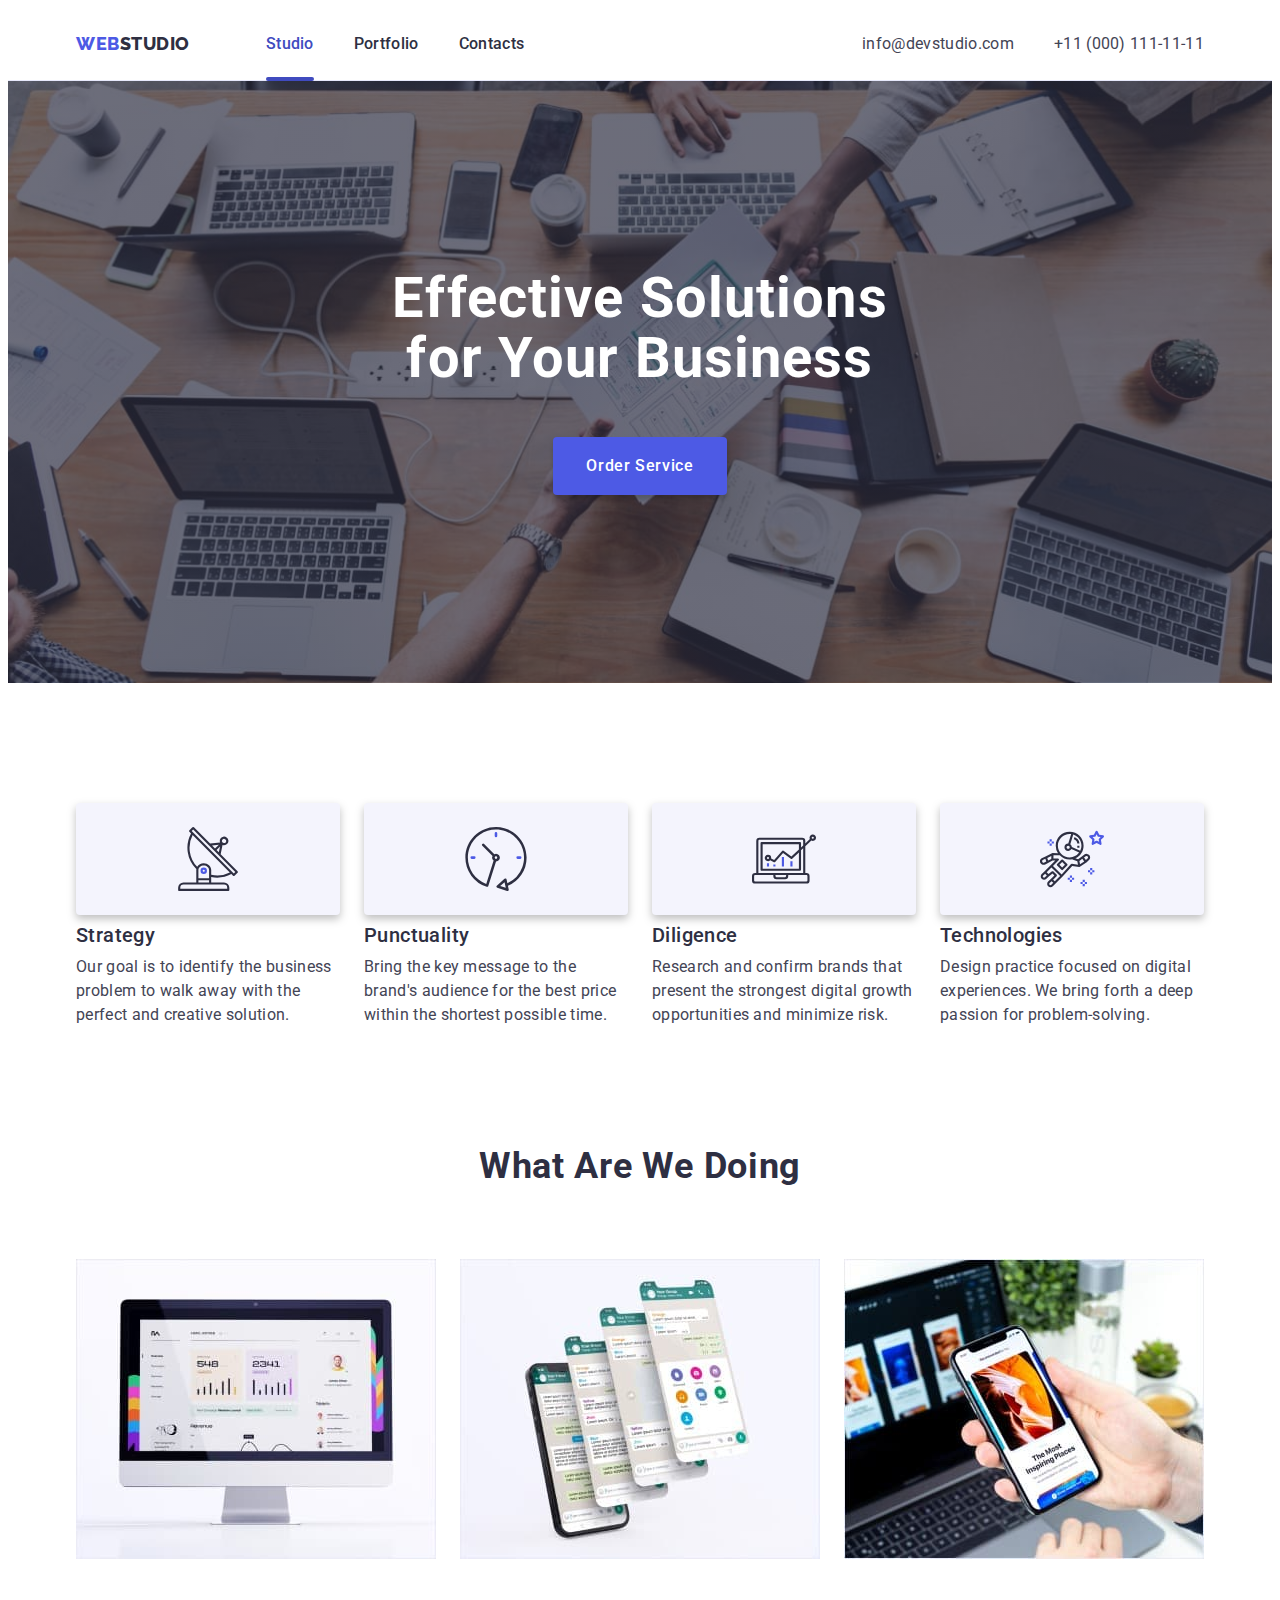
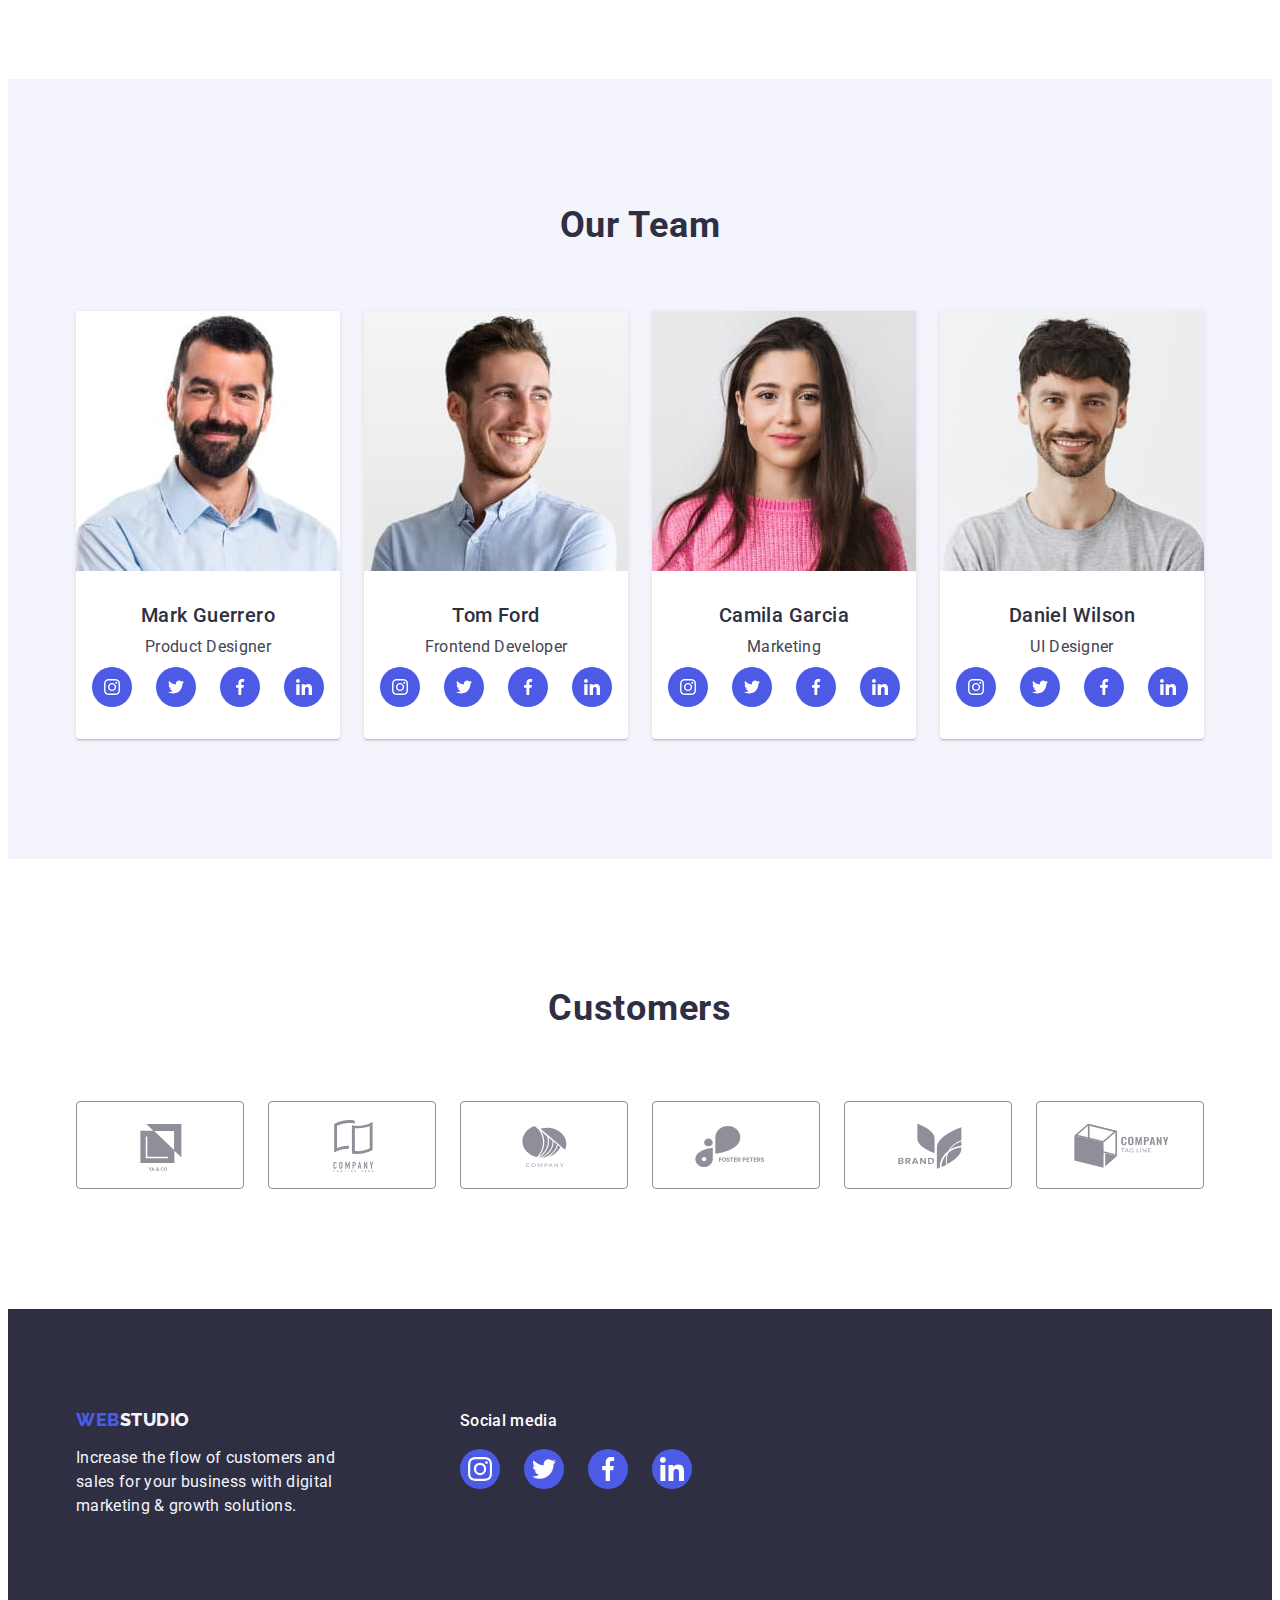
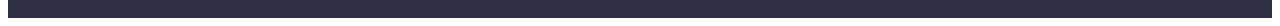
<file: index.html>
<!DOCTYPE html>
<html lang="en">
  <head>
    <meta charset="UTF-8" />
    <meta http-equiv="X-UA-Compatible" content="IE=edge" />
    <meta name="viewport" content="width=device-width, initial-scale=1.0" />
    <link rel="preconnect" href="https://fonts.googleapis.com" />
    <link rel="preconnect" href="https://fonts.gstatic.com" crossorigin />
    <link
      href="https://fonts.googleapis.com/css2?family=Raleway:wght@800&family=Roboto:wght@400;500;700;900&display=swap"
      rel="stylesheet"
    />
    <link
      rel="stylesheet"
      href="https://cdnjs.cloudflare.com/ajax/libs/modern-normalize/1.1.0/modern-normalize.min.css"
      integrity="sha512-wpPYUAdjBVSE4KJnH1VR1HeZfpl1ub8YT/NKx4PuQ5NmX2tKuGu6U/JRp5y+Y8XG2tV+wKQpNHVUX03MfMFn9Q=="
      crossorigin="anonymous"
      referrerpolicy="no-referrer"
    />
    <title>Document</title>
    <link rel="stylesheet" href="./css/styles.css" />
  </head>
  <body>
    <!-- Header -->
    <header class="header">
      <div class="container header-container">
        <!-- Nav -->
        <nav class="header-navigation main-nav">
          <a class="header-logo link" href="./index.html"
            >Web<span class="header-logo-icon">Studio</span></a
          >
          <ul class="header-list list">
            <li class="header-item">
              <a class="header-link link active-menu" href="./index.html"
                >Studio</a
              >
            </li>
            <li class="header-item">
              <a class="header-link link" href="./portfolio.html">Portfolio</a>
            </li>
            <li class="header-item">
              <a class="header-link link" href="">Contacts</a>
            </li>
          </ul>
        </nav>
        <!-- Menu nav -->
        <address class="address">
          <ul class="address-list list">
            <li class="item">
              <a class="address-item link" href="mailto:info@devstudio.com"
                >info@devstudio.com</a
              >
            </li>
            <li class="item">
              <a class="address-item link" href="tel:+110001111111"
                >+11 (000) 111-11-11</a
              >
            </li>
          </ul>
        </address>
      </div>
    </header>
    <!-- Main -->
    <main class="main">
      <!-- section hero 1 -->
      <section class="hero">
        <div class="container-hero">
          <h1 class="section-hero-text">
            Effective Solutions for Your Business
          </h1>
          <button class="button hero-btn" data-modal-open type="button">
            Order Service
          </button>
        </div>
      </section>
      <!-- section2 -->
      <section class="feature">
        <div class="container">
          <h2 class="feature-subject" hidden></h2>
          <ul class="company-list list flex">
            <li class="company-item">
              <div class="company-item-box">
                <svg class="company-icon" width="64" height="64">
                  <use href="./images/icons.svg#icon-antenna"></use>
                </svg>
              </div>
              <h3 class="feature-title">Strategy</h3>
              <p class="feature-text">
                Our goal is to identify the business problem to walk away with
                the perfect and creative solution.
              </p>
            </li>
            <li class="company-item">
              <div class="company-item-box">
                <svg class="company-icon" width="64" height="64">
                  <use href="./images/icons.svg#icon-clock"></use>
                </svg>
              </div>
              <h3 class="feature-title">Punctuality</h3>
              <p class="feature-text">
                Bring the key message to the brand's audience for the best price
                within the shortest possible time.
              </p>
            </li>
            <li class="company-item">
              <div class="company-item-box">
                <svg class="company-icon" width="64" height="64">
                  <use href="./images/icons.svg#icon-diagram"></use>
                </svg>
              </div>
              <h3 class="feature-title">Diligence</h3>
              <p class="feature-text">
                Research and confirm brands that present the strongest digital
                growth opportunities and minimize risk.
              </p>
            </li>
            <li class="company-item">
              <div class="company-item-box">
                <svg class="company-icon" width="64" height="64">
                  <use href="./images/icons.svg#icon-astronaut"></use>
                </svg>
              </div>
              <h3 class="feature-title">Technologies</h3>
              <p class="feature-text">
                Design practice focused on digital experiences. We bring forth a
                deep passion for problem-solving.
              </p>
            </li>
          </ul>
        </div>
      </section>
      <!-- section3 -->
      <section class="heading">
        <div class="container">
          <h2 class="heading-title">What are we doing</h2>
          <ul class="heading-list list flex">
            <li class="heading-item">
              <img
                src="./images/img1.jpg"
                alt="monitor"
                width="360"
                height="300"
              />
            </li>
            <li class="heading-item">
              <img
                src="./images/img2.jpg"
                alt="gadgets"
                width="360"
                height="300"
              />
            </li>
            <li class="heading-item">
              <img
                src="./images/img3.jpg"
                alt="phone in hand"
                width="360"
                height="300"
              />
            </li>
          </ul>
        </div>
      </section>
      <!-- section4 -->
      <section class="team">
        <div class="container">
          <h2 class="team-title">Our Team</h2>
          <ul class="team-list list flex">
            <li class="team-item">
              <img
                class="img"
                src="./images/mark.jpg"
                alt="Mark Guerrero Product Designer"
                width="264"
                height="260"
              />
              <div class="container-team">
                <h3 class="team-card">Mark Guerrero</h3>
                <p class="team-text">Product Designer</p>
                <ul class="team-icons-box list flex">
                  <li class="team-icons-item">
                    <a class="team-icons-button link" href>
                      <svg class="team-icons" width="16" height="16">
                        <use href="./images/icons.svg#icon-instagram"></use>
                      </svg>
                    </a>
                  </li>
                  <li class="team-icons-item">
                    <a class="team-icons-button link" href>
                      <svg class="team-icons" width="16" height="16">
                        <use href="./images/icons.svg#icon-twitter"></use>
                      </svg>
                    </a>
                  </li>
                  <li class="team-icons-item">
                    <a class="team-icons-button link" href>
                      <svg class="team-icons" width="16" height="16">
                        <use href="./images/icons.svg#icon-facebook"></use>
                      </svg>
                    </a>
                  </li>
                  <li class="team-icons-item">
                    <a class="team-icons-button link" href>
                      <svg class="team-icons" width="16" height="16">
                        <use href="./images/icons.svg#icon-linkedin"></use>
                      </svg>
                    </a>
                  </li>
                </ul>
              </div>
            </li>
            <li class="team-item">
              <img
                class="img"
                src="./images/tom.jpg"
                alt="Tom Ford Frontend Developer"
                width="264"
                height="260"
              />
              <div class="container-team">
                <h3 class="team-card">Tom Ford</h3>
                <p class="team-text">Frontend Developer</p>
                <ul class="team-icons-box list flex">
                  <li class="team-icons-item">
                    <a class="team-icons-button link" href>
                      <svg class="team-icons" width="16" height="16">
                        <use href="./images/icons.svg#icon-instagram"></use>
                      </svg>
                    </a>
                  </li>
                  <li class="team-icons-item">
                    <a class="team-icons-button link" href>
                      <svg class="team-icons" width="16" height="16">
                        <use href="./images/icons.svg#icon-twitter"></use>
                      </svg>
                    </a>
                  </li>
                  <li class="team-icons-item">
                    <a class="team-icons-button link" href>
                      <svg class="team-icons" width="16" height="16">
                        <use href="./images/icons.svg#icon-facebook"></use>
                      </svg>
                    </a>
                  </li>
                  <li class="team-icons-item">
                    <a class="team-icons-button link" href>
                      <svg class="team-icons" width="16" height="16">
                        <use href="./images/icons.svg#icon-linkedin"></use>
                      </svg>
                    </a>
                  </li>
                </ul>
              </div>
            </li>
            <li class="team-item">
              <img
                class="img"
                src="./images/camila.jpg"
                alt="Camila Garcia Marketing"
                width="264"
                height="260"
              />
              <div class="container-team">
                <h3 class="team-card">Camila Garcia</h3>
                <p class="team-text">Marketing</p>
                <ul class="team-icons-box list flex">
                  <li class="team-icons-item">
                    <a class="team-icons-button link" href>
                      <svg class="team-icons" width="16" height="16">
                        <use href="./images/icons.svg#icon-instagram"></use>
                      </svg>
                    </a>
                  </li>
                  <li class="team-icons-item">
                    <a class="team-icons-button link" href>
                      <svg class="team-icons" width="16" height="16">
                        <use href="./images/icons.svg#icon-twitter"></use>
                      </svg>
                    </a>
                  </li>
                  <li class="team-icons-item">
                    <a class="team-icons-button link" href>
                      <svg class="team-icons" width="16" height="16">
                        <use href="./images/icons.svg#icon-facebook"></use>
                      </svg>
                    </a>
                  </li>
                  <li class="team-icons-item">
                    <a class="team-icons-button link" href>
                      <svg class="team-icons" width="16" height="16">
                        <use href="./images/icons.svg#icon-linkedin"></use>
                      </svg>
                    </a>
                  </li>
                </ul>
              </div>
            </li>
            <li class="team-item">
              <img
                class="img"
                src="./images/daniel.jpg"
                alt="Daniel Wilson UI Designer"
                width="264"
                height="260"
              />
              <div class="container-team">
                <h3 class="team-card">Daniel Wilson</h3>
                <p class="team-text">UI Designer</p>
                <ul class="team-icons-box list flex">
                  <li class="team-icons-item">
                    <a class="team-icons-button link" href>
                      <svg class="team-icons" width="16" height="16">
                        <use href="./images/icons.svg#icon-instagram"></use>
                      </svg>
                    </a>
                  </li>
                  <li class="team-icons-item">
                    <a class="team-icons-button link" href>
                      <svg class="team-icons" width="16" height="16">
                        <use href="./images/icons.svg#icon-twitter"></use>
                      </svg>
                    </a>
                  </li>
                  <li class="team-icons-item">
                    <a class="team-icons-button link" href>
                      <svg class="team-icons" width="16" height="16">
                        <use href="./images/icons.svg#icon-facebook"></use>
                      </svg>
                    </a>
                  </li>
                  <li class="team-icons-item">
                    <a class="team-icons-button link" href>
                      <svg class="team-icons" width="16" height="16">
                        <use href="./images/icons.svg#icon-linkedin"></use>
                      </svg>
                    </a>
                  </li>
                </ul>
              </div>
            </li>
          </ul>
        </div>
      </section>
      <section class="customers">
        <div class="container">
          <h2 class="customers-title">Customers</h2>
          <ul class="customers-list list flex">
            <li class="customers-item">
              <a class="customers-item-box link" href>
                <svg class="customers-icon" width="104" height="56">
                  <use href="./images/icons.svg#icon-logo1"></use>
                </svg>
              </a>
            </li>
            <li class="customers-item">
              <a class="customers-item-box link" href>
                <svg class="customers-icon" width="104" height="56">
                  <use href="./images/icons.svg#icon-logo2"></use>
                </svg>
              </a>
            </li>
            <li class="customers-item">
              <a class="customers-item-box link" href>
                <svg class="customers-icon" width="104" height="56">
                  <use href="./images/icons.svg#icon-logo3"></use>
                </svg>
              </a>
            </li>
            <li class="customers-item">
              <a class="customers-item-box link" href>
                <svg class="customers-icon" width="104" height="56">
                  <use href="./images/icons.svg#icon-logo4"></use>
                </svg>
              </a>
            </li>
            <li class="customers-item">
              <a class="customers-item-box link" href>
                <svg class="customers-icon" width="104" height="56">
                  <use href="./images/icons.svg#icon-logo5"></use>
                </svg>
              </a>
            </li>
            <li class="customers-item">
              <a class="customers-item-box link" href>
                <svg class="customers-icon" width="104" height="56">
                  <use href="./images/icons.svg#icon-logo6"></use>
                </svg>
              </a>
            </li>
          </ul>
        </div>
      </section>
    </main>
    <!-- Footer -->
    <footer class="footer">
      <div class="footer-container container">
        <div class="logo-container">
          <a class="footer-logo link" href="./index.html"
            >Web<span class="footer-logo-icon">Studio</span></a
          >
          <p class="footer-text">
            Increase the flow of customers and sales for your business with
            digital marketing & growth solutions.
          </p>
        </div>
        <div class="footer-social">
          <p class="social-media">Social media</p>
          <ul class="footer-icons-box list flex">
            <li class="footer-icons-item">
              <a class="footer-icons-button link" href>
                <svg class="team-icons" width="24" height="24">
                  <use href="./images/icons.svg#icon-instagram"></use>
                </svg>
              </a>
            </li>
            <li class="footer-icons-item">
              <a class="footer-icons-button link" href>
                <svg class="team-icons" width="24" height="24">
                  <use href="./images/icons.svg#icon-twitter"></use>
                </svg>
              </a>
            </li>
            <li class="footer-icons-item">
              <a class="footer-icons-button link" href>
                <svg class="team-icons" width="24" height="24">
                  <use href="./images/icons.svg#icon-facebook"></use>
                </svg>
              </a>
            </li>
            <li class="footer-icons-item">
              <a class="footer-icons-button link" href>
                <svg class="team-icons" width="24" height="24">
                  <use href="./images/icons.svg#icon-linkedin"></use>
                </svg>
              </a>
            </li>
          </ul>
        </div>
      </div>
    </footer>
    <div class="backdrop is-hidden" data-modal>
      <div class="modal">
        <button class="modal-close-btn" type="button" data-modal-close>
          <svg class="close-icons" width="8" height="8">
            <use href="./images/icons.svg#icon-close-modal"></use>
          </svg>
        </button>
      </div>
    </div>
    <script src="./js/modal.js"></script>
  </body>
</html>
</file>
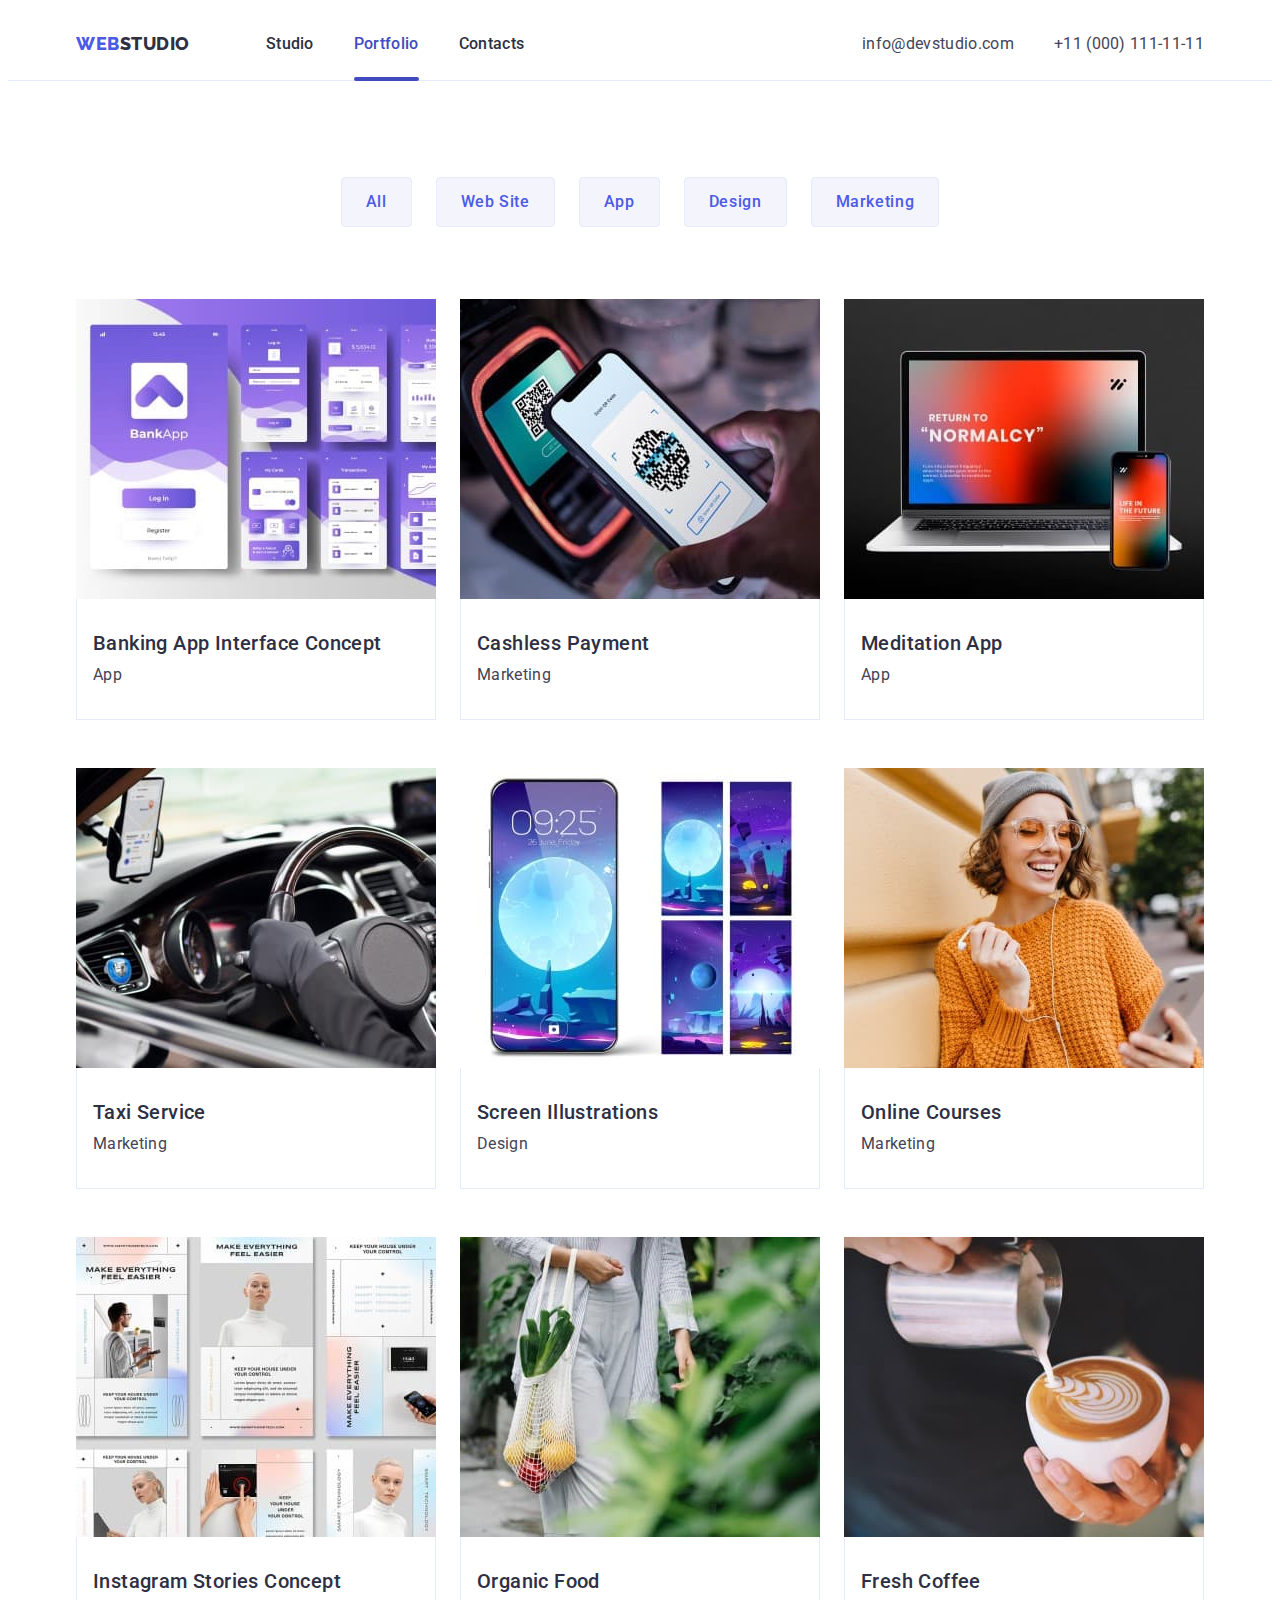
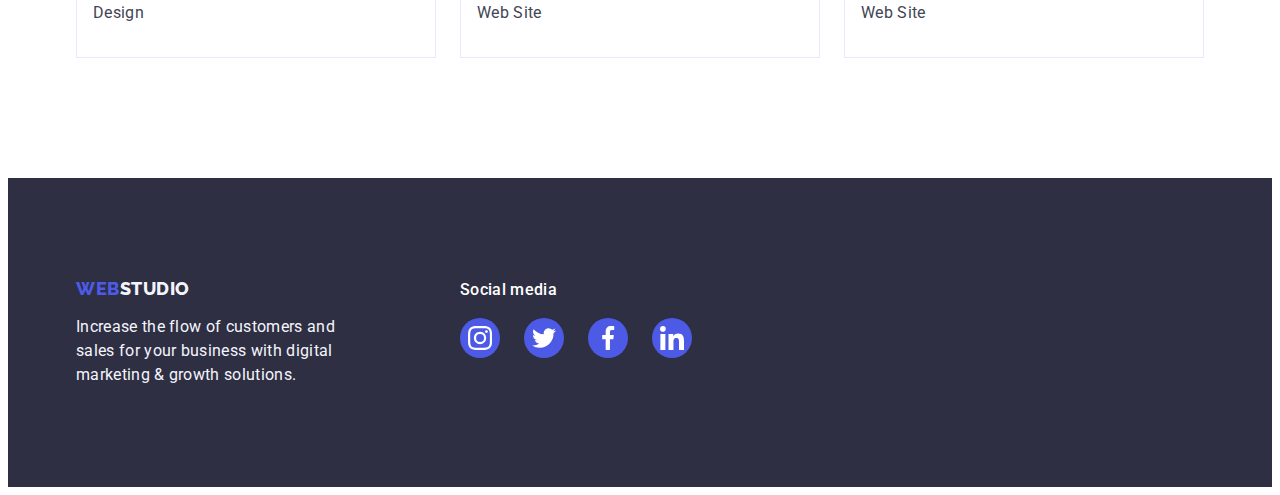
<file: portfolio.html>
<!DOCTYPE html>
<html lang="en">
  <head>
    <meta charset="UTF-8" />
    <meta http-equiv="X-UA-Compatible" content="IE=edge" />
    <meta name="viewport" content="width=device-width, initial-scale=1.0" />
    <link rel="preconnect" href="https://fonts.googleapis.com" />
    <link rel="preconnect" href="https://fonts.gstatic.com" crossorigin />
    <link
      href="https://fonts.googleapis.com/css2?family=Raleway:wght@800&family=Roboto:wght@400;500;700;900&display=swap"
      rel="stylesheet"
    />
    <link
      rel="stylesheet"
      href="https://cdnjs.cloudflare.com/ajax/libs/modern-normalize/1.1.0/modern-normalize.min.css"
      integrity="sha512-wpPYUAdjBVSE4KJnH1VR1HeZfpl1ub8YT/NKx4PuQ5NmX2tKuGu6U/JRp5y+Y8XG2tV+wKQpNHVUX03MfMFn9Q=="
      crossorigin="anonymous"
      referrerpolicy="no-referrer"
    />
    <title>Document</title>
    <link rel="stylesheet" href="./css/styles.css" />
  </head>
  <body>
    <!-- Header -->
    <header class="header">
      <div class="container header-container">
        <!-- Nav -->
        <nav class="header-navigation main-nav">
          <a class="header-logo link" href="./index.html"
            >Web<span class="header-logo-icon">Studio</span></a
          >
          <ul class="header-list list">
            <li class="header-item">
              <a class="header-link link" href="./index.html">Studio</a>
            </li>
            <li class="header-item">
              <a class="header-link link active-menu" href="./portfolio.html"
                >Portfolio</a
              >
            </li>
            <li class="header-item">
              <a class="header-link link" href="">Contacts</a>
            </li>
          </ul>
        </nav>
        <!-- Menu nav -->
        <address class="address">
          <ul class="address-list list">
            <li class="item">
              <a class="address-item link" href="mailto:info@devstudio.com"
                >info@devstudio.com</a
              >
            </li>
            <li class="item">
              <a class="address-item link" href="tel:+110001111111"
                >+11 (000) 111-11-11</a
              >
            </li>
          </ul>
        </address>
      </div>
    </header>
    <!-- Main -->
    <main class="main">
      <!-- section -->
      <section class="filter">
        <div class="container">
          <h1 hidden>heading-hidden</h1>
          <ul class="filter-list list flex">
            <li class="filter-item">
              <button type="button" class="btn btn-one">All</button>
            </li>
            <li class="filter-item">
              <button type="button" class="btn btn-two">Web Site</button>
            </li>
            <li class="filter-item">
              <button type="button" class="btn btn-three">App</button>
            </li>
            <li class="filter-item">
              <button type="button" class="btn btn-four">Design</button>
            </li>
            <li class="filter-item">
              <button type="button" class="btn btn-five">Marketing</button>
            </li>
          </ul>
          <ul class="row-list list flex">
            <li class="row-item link">
              <a class="img-row link" href="">
                <div class="card-content-cover">
                  <img
                    src="./images/banking.jpg"
                    alt="registration on bank app"
                    width="360"
                    height="300"
                  />
                  <p class="card-content">
                    14 Stylish and User-Friendly App Design Concepts · Task
                    Manager App · Calorie Tracker App · Exotic Fruit Ecommerce
                    App · Cloud Storage App
                  </p>
                </div>
                <div class="container-row">
                  <h2 class="feature-title">Banking App Interface Concept</h2>
                  <p class="feature-text">App</p>
                </div>
              </a>
            </li>
            <li class="row-item link">
              <a class="img-row link" href="">
                <div class="card-content-cover">
                  <img
                    src="./images/cashless.jpg"
                    alt="smartphone and terminal"
                    width="360"
                    height="300"
                  />
                  <p class="card-content">
                    14 Stylish and User-Friendly App Design Concepts · Task
                    Manager App · Calorie Tracker App · Exotic Fruit Ecommerce
                    App · Cloud Storage App
                  </p>
                </div>
                <div class="container-row">
                  <h2 class="feature-title">Cashless Payment</h2>
                  <p class="feature-text">Marketing</p>
                </div></a
              >
            </li>
            <li class="row-item link">
              <a class="img-row link" href="">
                <div class="card-content-cover">
                  <img
                    src="./images/meditation.jpg"
                    alt="laptop and smartphone"
                    width="360"
                    height="300"
                  />
                  <p class="card-content">
                    14 Stylish and User-Friendly App Design Concepts · Task
                    Manager App · Calorie Tracker App · Exotic Fruit Ecommerce
                    App · Cloud Storage App
                  </p>
                </div>
                <div class="container-row">
                  <h2 class="feature-title">Meditation App</h2>
                  <p class="feature-text">App</p>
                </div></a
              >
            </li>
            <li class="row-item link">
              <a class="img-row link" href="">
                <div class="card-content-cover">
                  <img
                    src="./images/taxi.jpg"
                    alt="smartphone in the car cabin"
                    width="360"
                    height="300"
                  />
                  <p class="card-content">
                    14 Stylish and User-Friendly App Design Concepts · Task
                    Manager App · Calorie Tracker App · Exotic Fruit Ecommerce
                    App · Cloud Storage App
                  </p>
                </div>
                <div class="container-row">
                  <h2 class="feature-title">Taxi Service</h2>
                  <p class="feature-text">Marketing</p>
                </div></a
              >
            </li>
            <li class="row-item link">
              <a class="img-row link" href="">
                <div class="card-content-cover">
                  <img
                    src="./images/screen.jpg"
                    alt="illustration of screens in a smartphone"
                    width="360"
                    height="300"
                  />
                  <p class="card-content">
                    14 Stylish and User-Friendly App Design Concepts · Task
                    Manager App · Calorie Tracker App · Exotic Fruit Ecommerce
                    App · Cloud Storage App
                  </p>
                </div>
                <div class="container-row">
                  <h2 class="feature-title">Screen Illustrations</h2>
                  <p class="feature-text">Design</p>
                </div></a
              >
            </li>
            <li class="row-item link">
              <a class="img-row link" href="">
                <div class="card-content-cover">
                  <img
                    src="./images/online.jpg"
                    alt="the girl looks at the smartphone"
                    width="360"
                    height="300"
                  />
                  <p class="card-content">
                    14 Stylish and User-Friendly App Design Concepts · Task
                    Manager App · Calorie Tracker App · Exotic Fruit Ecommerce
                    App · Cloud Storage App
                  </p>
                </div>
                <div class="container-row">
                  <h2 class="feature-title">Online Courses</h2>
                  <p class="feature-text">Marketing</p>
                </div></a
              >
            </li>
            <li class="row-item link">
              <a class="img-row link" href="">
                <div class="card-content-cover">
                  <img
                    src="./images/instagram.jpg"
                    alt="concept image on instagram"
                    width="360"
                    height="300"
                  />
                  <p class="card-content">
                    14 Stylish and User-Friendly App Design Concepts · Task
                    Manager App · Calorie Tracker App · Exotic Fruit Ecommerce
                    App · Cloud Storage App
                  </p>
                </div>
                <div class="container-row">
                  <h2 class="feature-title">Instagram Stories Concept</h2>
                  <p class="feature-text">Design</p>
                </div></a
              >
            </li>
            <li class="row-item link">
              <a class="img-row link" href="">
                <div class="card-content-cover">
                  <img
                    src="./images/organic.jpg"
                    alt="the girl holds natural organic products in her hands"
                    width="360"
                    height="300"
                  />
                  <p class="card-content">
                    14 Stylish and User-Friendly App Design Concepts · Task
                    Manager App · Calorie Tracker App · Exotic Fruit Ecommerce
                    App · Cloud Storage App
                  </p>
                </div>
                <div class="container-row">
                  <h2 class="feature-title">Organic Food</h2>
                  <p class="feature-text">Web Site</p>
                </div></a
              >
            </li>
            <li class="row-item link">
              <a class="img-row link" href="">
                <div class="card-content-cover">
                  <img
                    src="./images/fresh.jpg"
                    alt="pours coffee into a cup"
                    width="360"
                    height="300"
                  />
                  <p class="card-content">
                    14 Stylish and User-Friendly App Design Concepts · Task
                    Manager App · Calorie Tracker App · Exotic Fruit Ecommerce
                    App · Cloud Storage App
                  </p>
                </div>
                <div class="container-row">
                  <h2 class="feature-title">Fresh Coffee</h2>
                  <p class="feature-text">Web Site</p>
                </div></a
              >
            </li>
          </ul>
        </div>
      </section>
    </main>
    <!-- Footer -->
    <footer class="footer">
      <div class="footer-container container">
        <div class="logo-container">
          <a class="footer-logo link" href="./index.html"
            >Web<span class="footer-logo-icon">Studio</span></a
          >
          <p class="footer-text">
            Increase the flow of customers and sales for your business with
            digital marketing & growth solutions.
          </p>
        </div>
        <div class="footer-social">
          <p class="social-media">Social media</p>
          <ul class="footer-icons-box list flex">
            <li class="footer-icons-item">
              <a class="footer-icons-button link" href>
                <svg class="team-icons" width="24" height="24">
                  <use href="./images/icons.svg#icon-instagram"></use>
                </svg>
              </a>
            </li>
            <li class="footer-icons-item">
              <a class="footer-icons-button link" href>
                <svg class="team-icons" width="24" height="24">
                  <use href="./images/icons.svg#icon-twitter"></use>
                </svg>
              </a>
            </li>
            <li class="footer-icons-item">
              <a class="footer-icons-button link" href>
                <svg class="team-icons" width="24" height="24">
                  <use href="./images/icons.svg#icon-facebook"></use>
                </svg>
              </a>
            </li>
            <li class="footer-icons-item">
              <a class="footer-icons-button link" href>
                <svg class="team-icons" width="24" height="24">
                  <use href="./images/icons.svg#icon-linkedin"></use>
                </svg>
              </a>
            </li>
          </ul>
        </div>
      </div>
    </footer>
  </body>
</html>
</file>
<file: css/styles.css>
:root {
  --second-font: 'Raleway', sans-serif;
  --background-color: #ffffff;
  --main-title-color: #434455;
  --second-title-color: #2e2f42;
  --header-logo-color: #4d5ae5;
  --hover-focus-header: #404bbf;
  --background-hero: #2e2f42;
  --hero-text-color: #ffffff;
  --order-btn-color: #ffffff;
  --order-background-color: #4d5ae5;
  --hover-focus-order-color: #ffffff;
  --hover-focus-order-background: #404bbf;
  --filter-btn-color: #4d5ae5;
  --filter-background-color: #f4f4fd;
  --filter-btn-border: #e7e9fc;
  --hover-focus-filter-color: #ffffff;
  --hover-focus-filter-background: #404bbf;
  --team-background-color: #f4f4fd;
  --team-item-background-color: #ffffff;
  --footer-logo-color: #f4f4fd;
  --footer-text-color: #f4f4fd;
}

body {
  font-family: 'Roboto', sans-serif;
  background-color: var(--background-color);
  color: var(--main-title-color);
}
* {
  box-sizing: border-box;
}

::before,
::after {
  box-sizing: border-box;
}

.list {
  padding: 0;
  margin: 0;
  list-style: none;
}

.link {
  text-decoration: none;
}

h1,
h2,
h3,
h4,
h5,
h6,
p,
ul {
  margin-top: 0;
  margin-bottom: 0;
}

.flex {
  display: flex;
  gap: 24px;
}

.container {
  margin-left: auto;
  margin-right: auto;
  padding-left: 15px;
  padding-right: 15px;
  width: 1158px;
}

box-shadow: {
  box-shadow: 0px 2px 1px rgba(46, 47, 66, 0.08),
    0px 1px 1px rgba(46, 47, 66, 0.16), 0px 1px 6px rgba(46, 47, 66, 0.08);
}

.header-container {
  display: flex;
  align-items: center;
}

/* Header */

.header-logo {
  font-family: var(--second-font);
  font-weight: 800;
  font-size: 18px;
  line-height: 1.17;
  display: flex;
  align-items: center;
  letter-spacing: 0.03em;
  text-transform: uppercase;
  color: var(--header-logo-color);
  padding-top: 24px;
  padding-bottom: 24px;
}

.header {
  border-bottom: 1px solid #e7e9fc;
}

.header-logo-icon {
  font-family: var(--second-font);
  font-weight: 800;
  font-size: 18px;
  line-height: 1.17;
  display: flex;
  align-items: center;
  letter-spacing: 0.03em;
  text-transform: uppercase;
  color: var(--second-title-color);
}

.header-list {
  display: flex;
  margin-left: 76px;
}

.header-list .header-item:not(:last-child) {
  margin-right: 40px;
}

.header-link {
  display: block;
  padding-top: 24px;
  padding-bottom: 24px;
  font-weight: 500;
  font-size: 16px;
  line-height: 1.5;
  letter-spacing: 0.02em;
  color: var(--second-title-color);

  transition-property: background-color;
  transition-duration: 250ms;
  transition-timing-function: cubic-bezier(0.4, 0, 0.2, 1);
}

.header-link:hover,
.header-link:focus {
  color: var(--hover-focus-header);
}

.active-menu {
  color: var(--hover-focus-header);
  position: relative;
}

.active-menu::after {
  position: absolute;
  content: '';
  display: block;
  width: 100%;
  height: 4px;
  bottom: -1px;
  border-radius: 2px;
  background-color: var(--hover-focus-header);
}

.main-nav {
  display: flex;
}

.address {
  font-style: normal;
  text-decoration: none;
  margin-left: auto;
}

.address-list {
  display: flex;
}

.address-list .item + .item {
  margin-left: 40px;
}

.address-item {
  font-size: 16px;
  line-height: 1.5;
  letter-spacing: 0.02em;
  color: var(--main-title-color);
  padding-top: 24px;
  padding-bottom: 24px;

  transition-property: background-color;
  transition-duration: 250ms;
  transition-timing-function: cubic-bezier(0.4, 0, 0.2, 1);
}

.address-item:hover,
.address-item:focus {
  color: var(--hover-focus-header);
}

.hero {
  max-width: 1440px;
  margin-right: auto;
  margin-left: auto;
  text-align: center;
  background-color: var(--background-hero);
  padding-top: 188px;
  padding-bottom: 188px;
  background-image: linear-gradient(
      to right,
      rgba(46, 47, 66, 0.7),
      rgba(46, 47, 66, 0.7)
    ),
    url(../images/people-office.jpg);
  background-repeat: no-repeat;
  background-position: center;
  background-size: cover;
}

.section-hero-text {
  margin-top: 0;
  margin-bottom: 48px;
  margin-right: auto;
  margin-left: auto;
  width: 496px;
  font-size: 56px;
  line-height: 1.07;
  letter-spacing: 0.02em;
  color: var(--hero-text-color);
  text-align: center;
}

/* Button */

.button {
  font-family: inherit;
  font-weight: 500;
  font-size: 16px;
  line-height: 1.5;
  letter-spacing: 0.04em;
  align-items: center;
  border: none;
  cursor: pointer;
  text-align: center;
  display: inline-block;

  transition-property: background-color;
  transition-duration: 250ms;
  transition-timing-function: cubic-bezier(0.4, 0, 0.2, 1);
}

.hero-btn {
  color: var(--order-btn-color);
  background-color: var(--order-background-color);
  padding: 16px 32px;
  min-width: 169px;
  border: 1px solid transparent;
  box-shadow: 0px 4px 4px rgba(0, 0, 0, 0.15);
  border-radius: 4px;
}

.hero-btn:hover,
.hero-btn:focus {
  color: var(--hover-focus-order-color);
  background-color: var(--hover-focus-order-background);
}

.filter {
  padding-top: 96px;
  padding-bottom: 120px;
}

.filter-list {
  margin-bottom: 72px;
  justify-content: center;
}

.btn {
  border-radius: 4px;
  font-family: inherit;
  font-weight: 500;
  font-size: 16px;
  line-height: 1.5;
  letter-spacing: 0.04em;
  align-items: center;
  border: none;
  cursor: pointer;
  text-align: center;
  display: inline-block;
  color: var(--filter-btn-color);
  background-color: var(--filter-background-color);
  padding: 12px 24px;
  border: 1px solid var(--filter-btn-border);
  margin-top: 0;

  transition-property: background-color;
  transition-duration: 250ms;
  transition-timing-function: cubic-bezier(0.4, 0, 0.2, 1);
}

.btn.btn-one {
  min-width: 69px;
}

.btn-two {
  min-width: 116px;
}

.btn-three {
  min-width: 78px;
}

.btn-four {
  min-width: 101px;
}

.btn-five {
  min-width: 126px;
}

.btn:hover,
.btn:focus {
  color: var(--hover-focus-filter-color);
  background-color: var(--hover-focus-filter-background);
  border: 1px solid transparent;
  box-shadow: 0px 4px 4px rgba(0, 0, 0, 0.25);
}

/* Section Page Studio and Portfolio */

.feature {
  padding-top: 120px;
}

.company-list {
  display: flex;
  align-items: flex-start;
}

.company-item {
}

.company-item-box {
  display: flex;
  align-items: center;
  justify-content: center;
  width: 264px;
  height: 112px;
  background: #f4f4fd;
  border-radius: 4px;
  margin-top: 0;
  margin-bottom: 8px;
  background-size: contain;
  background-repeat: no-repeat;
  background-position: center;
  filter: drop-shadow(0px 4px 4px rgba(0, 0, 0, 0.25));
}

.feature-subject {
  margin-top: 0;
  text-align: center;
}
.feature-title {
  font-weight: 500;
  font-size: 20px;
  line-height: 1.2;
  letter-spacing: 0.02em;
  color: var(--second-title-color);
  margin-top: 0;
  margin-bottom: 8px;
}

.row-list {
  flex-wrap: wrap;
  gap: 48px 24px;
}

.img-row {
  transition-property: background-color;
  transition-duration: 250ms;
  transition-timing-function: cubic-bezier(0.4, 0, 0.2, 1);
}

.img-row:hover,
.img-row:focus {
  box-shadow: 0px 1px 6px rgba(46, 47, 66, 0.08),
    0px 1px 1px rgba(46, 47, 66, 0.16), 0px 2px 1px rgba(46, 47, 66, 0.08);
}

.row-item:hover .card-content {
  transform: translate(0);
}

.card-content-cover {
  position: relative;
  overflow: hidden;
}

.card-content {
  position: absolute;
  top: 0;
  font-size: 16px;
  line-height: 1.5;
  letter-spacing: 0.02em;
  color: #f4f4fd;
  background-color: var(--header-logo-color);
  padding: 40px 32px;
  height: 100%;
  transform: translateY(100%);
  transition: transform 300ms linear;
}

.team-card {
  font-weight: 500;
  font-size: 20px;
  line-height: 1.2;
  letter-spacing: 0.02em;
  color: var(--second-title-color);
  margin-top: 0;
  margin-bottom: 8px;
}

.feature-text {
  font-size: 16px;
  line-height: 1.5;
  letter-spacing: 0.02em;
  color: var(--main-title-color);
  margin-top: 0;
  margin-bottom: 0px;
}

.container-row {
  border-left: 1px solid #e7e9fc;
  border-right: 1px solid #e7e9fc;
  border-bottom: 1px solid #e7e9fc;
  padding: 32px 16px;
}

.heading {
  padding-top: 120px;
  padding-bottom: 120px;
}

.heading-title {
  font-size: 36px;
  line-height: 1.11;
  text-align: center;
  letter-spacing: 0.02em;
  text-transform: capitalize;
  color: var(--second-title-color);
  margin-top: 0;
  margin-bottom: 72px;
}

.team-title {
  font-size: 36px;
  line-height: 1.11;
  text-align: center;
  letter-spacing: 0.02em;
  text-transform: capitalize;
  color: var(--second-title-color);
  margin-top: 0;
  margin-bottom: 65px;
}

.team {
  background-color: var(--team-background-color);
  padding-top: 127px;
  padding-bottom: 120px;
}

.team-item {
  background-color: var(--team-item-background-color);
  text-align: center;
  box-shadow: 0px 1px 6px rgba(46, 47, 66, 0.08),
    0px 1px 1px rgba(46, 47, 66, 0.16), 0px 2px 1px rgba(46, 47, 66, 0.08);
  border-radius: 0px 0px 4px 4px;
}

.container-team {
  padding-top: 32px;
  padding-bottom: 32px;
}

.team-text {
  font-size: 16px;
  line-height: 1.5;
  text-align: center;
  letter-spacing: 0.02em;
  color: var(--main-title-color);
  margin-bottom: 8px;
}

img {
  display: block;
  max-width: 100%;
  height: auto;
}

.img-row {
  display: block;
  max-width: 100%;
  height: auto;
  margin-bottom: 0px;
}

.team-icons-box {
  display: flex;
  justify-content: center;
}

.team-icons-item {
  width: 40px;
  height: 40px;
}

.team-icons-button {
  width: 100%;
  height: 100%;
  border-radius: 50%;
  fill: #ffffff;
  display: flex;
  justify-content: center;
  align-items: center;
  background-color: var(--order-background-color);

  transition-property: background-color;
  transition-duration: 250ms;
  transition-timing-function: cubic-bezier(0.4, 0, 0.2, 1);
}

.team-icons-button:hover,
.team-icons-button:focus {
  color: var(--hover-focus-order-color);
  background-color: var(--hover-focus-order-background);
}

.customers {
  padding-top: 130px;
  padding-bottom: 120px;
}

.customers-title {
  font-size: 36px;
  line-height: 1.11;
  text-align: center;
  letter-spacing: 0.02em;
  text-transform: capitalize;
  color: var(--second-title-color);
  margin-top: 0;
  margin-bottom: 72px;
}

.customers-list {
  display: flex;
  justify-content: center;
}

.customers-item {
  width: 168px;
  height: 88px;
  border: 1px solid #8e8f99;
  border-radius: 4px;
}
.customers-icon {
  fill: #8e8f99;
}
.customers-item-box {
  display: flex;
  justify-content: center;
  align-items: center;
  width: 100%;
  height: 100%;

  transition-property: background-color;
  transition-duration: 250ms;
  transition-timing-function: cubic-bezier(0.4, 0, 0.2, 1);
}

.customers-item:hover,
.customers-item:focus {
  border-color: var(--hover-focus-order-background);
}
.customers-item:hover .customers-icon,
.customers-item:focus .customers-icon {
  fill: var(--hover-focus-order-background);
}

/* Footer */

.footer {
  background-color: var(--second-title-color);
  padding-top: 100px;
  padding-bottom: 100px;
}

.footer-container {
  display: flex;
}

.footer-logo {
  font-family: var(--second-font);
  font-weight: 800;
  font-size: 18px;
  line-height: 1.17;
  display: flex;
  align-items: center;
  letter-spacing: 0.03em;
  text-transform: uppercase;
  color: var(--header-logo-color);
  margin-top: 0;
  margin-bottom: 16px;
}

.footer-logo-icon {
  font-family: var(--second-font);
  font-weight: 800;
  font-size: 18px;
  line-height: 1.17;
  display: flex;
  align-items: center;
  letter-spacing: 0.03em;
  text-transform: uppercase;
  color: var(--footer-logo-color);
}

.footer-text {
  font-size: 16px;
  line-height: 1.5;
  letter-spacing: 0.02em;
  color: var(--footer-text-color);
  width: 264px;
}

.footer-social {
  margin-left: 120px;
}
.social-media {
  font-size: 16px;
  line-height: 1.5;
  letter-spacing: 0.02em;
  color: #ffffff;
  text-align: left;
  font-weight: 500;
  margin-top: 0;
  margin-bottom: 16px;
}

.footer-icons-item {
  width: 40px;
  height: 40px;
  gap: 16px;
}

.footer-icons-button {
  width: 100%;
  height: 100%;
  border-radius: 50%;
  fill: #ffffff;
  display: flex;
  justify-content: center;
  align-items: center;
  background-color: var(--order-background-color);

  transition-property: background-color;
  transition-duration: 250ms;
  transition-timing-function: cubic-bezier(0.4, 0, 0.2, 1);
}

.footer-icons-button:hover,
.footer-icons-button:focus {
  color: var(--hover-focus-order-color);
  background-color: #31d0aa;
}

.backdrop {
  position: fixed;
  top: 0;
  width: 100%;
  height: 100%;
  background-color: rgba(23, 26, 36, 0.432);
  transition: opacity 300ms linear, visibility 300ms linear;
}

.modal {
  width: 408px;
  min-height: 576px;
  background: #fcfcfc;
  border-radius: 4px;
  position: absolute;
  top: 50%;
  left: 50%;
  transform: translate(-50%, -50%);
  padding: 24px;
  box-shadow: 0px 1px 1px rgba(0, 0, 0, 0.14), 0px 1px 3px rgba(0, 0, 0, 0.12),
    0px 2px 1px rgba(0, 0, 0, 0.2);
  transform: translate(-50%, -50%) scale(1);
  transition: transform 300ms linear;
}

.backdrop.is-hidden .modal {
  transform: translate(-50%, -50%) scale(0);
}

.modal-close-btn {
  width: 24px;
  height: 24px;
  border: 1px solid transparent;
  background-color: transparent;
  display: block;
  margin-left: auto;
}

.is-hidden {
  opacity: 0;
  visibility: hidden;
  pointer-events: none;
}

.modal-close-btn {
  position: absolute;
  padding: 0;
  top: 24px;
  right: 24px;
  width: 24px;
  height: 24px;
  border-radius: 50%;
  display: block;
  fill: currentColor;
  background-color: #e7e9fc;
  border: 1px solid rgba(0, 0, 0, 0.1);
  cursor: pointer;

  transition-property: background-color;
  transition-duration: 250ms;
  transition-timing-function: cubic-bezier(0.4, 0, 0.2, 1);
}

.modal-close-btn:hover,
.modal-close-btn:focus {
  color: var(--background-color);
  background-color: var(--hover-focus-order-background);
}
</file>
